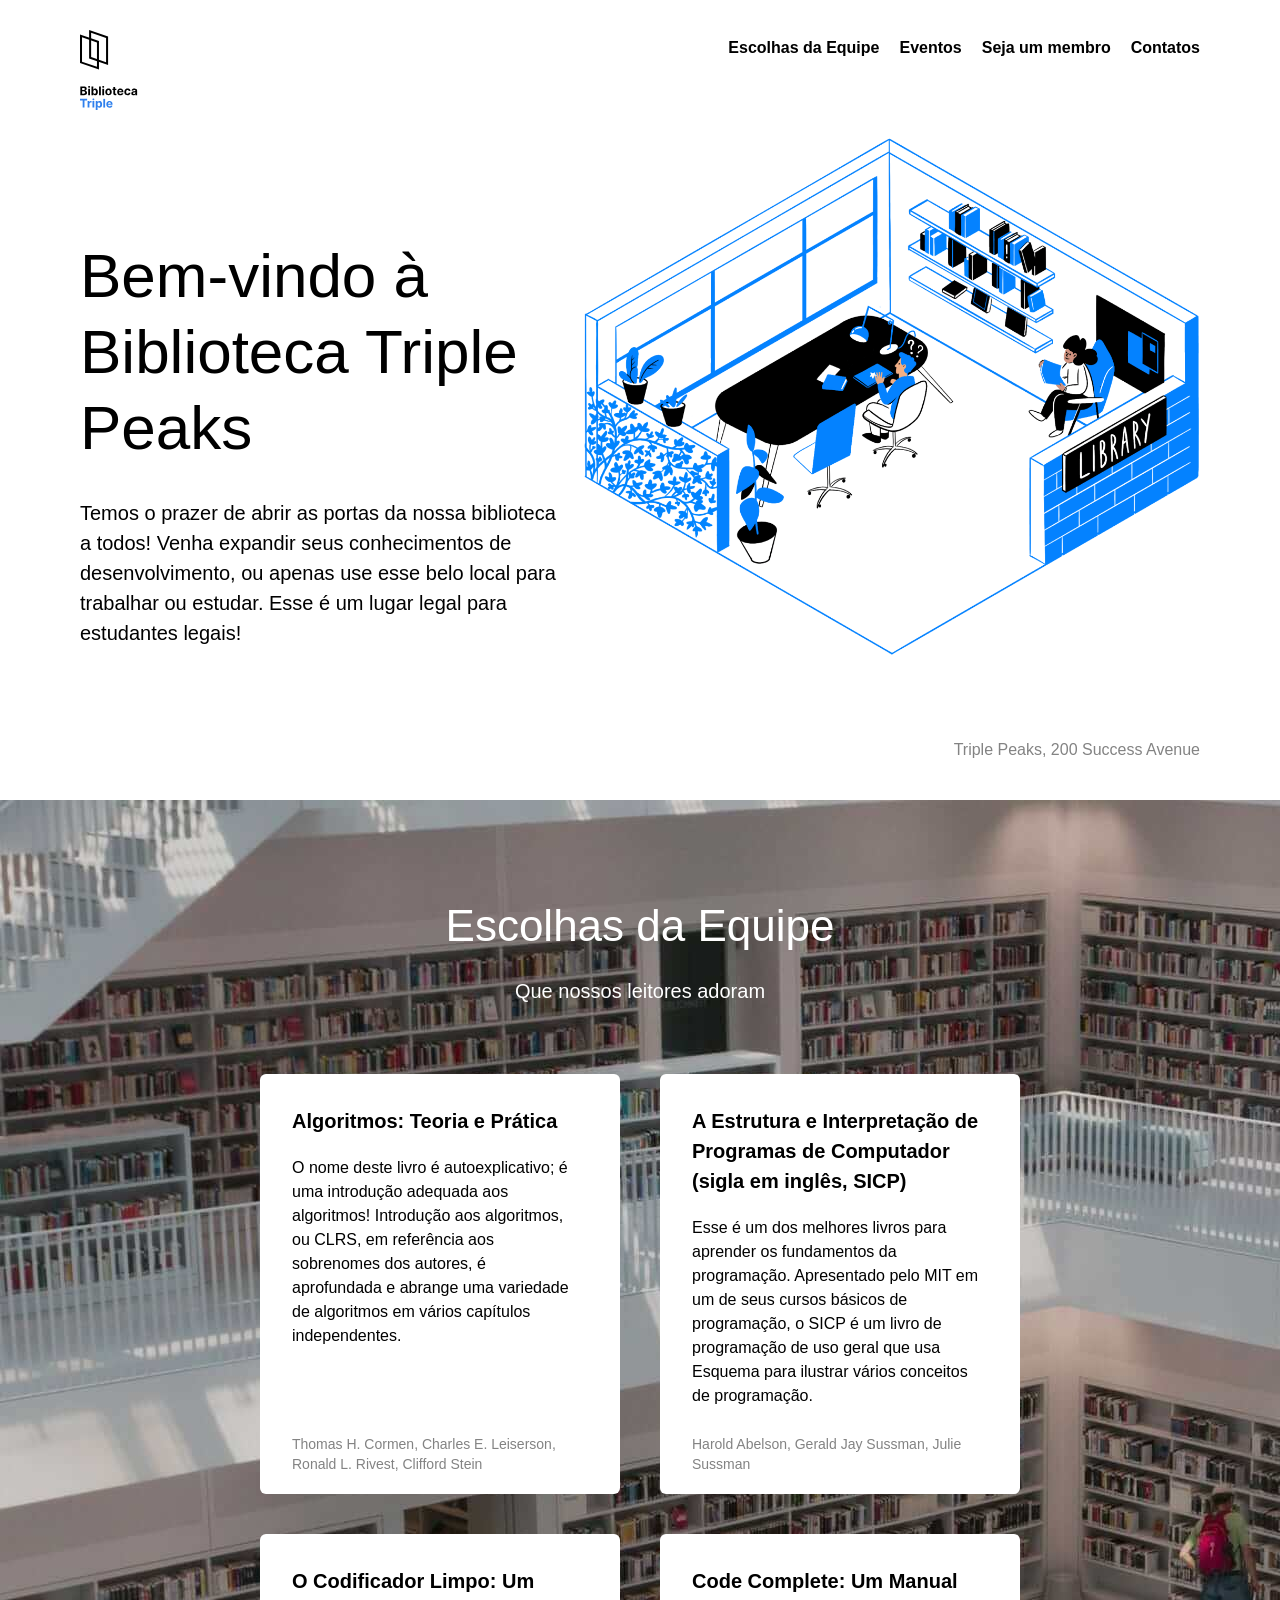
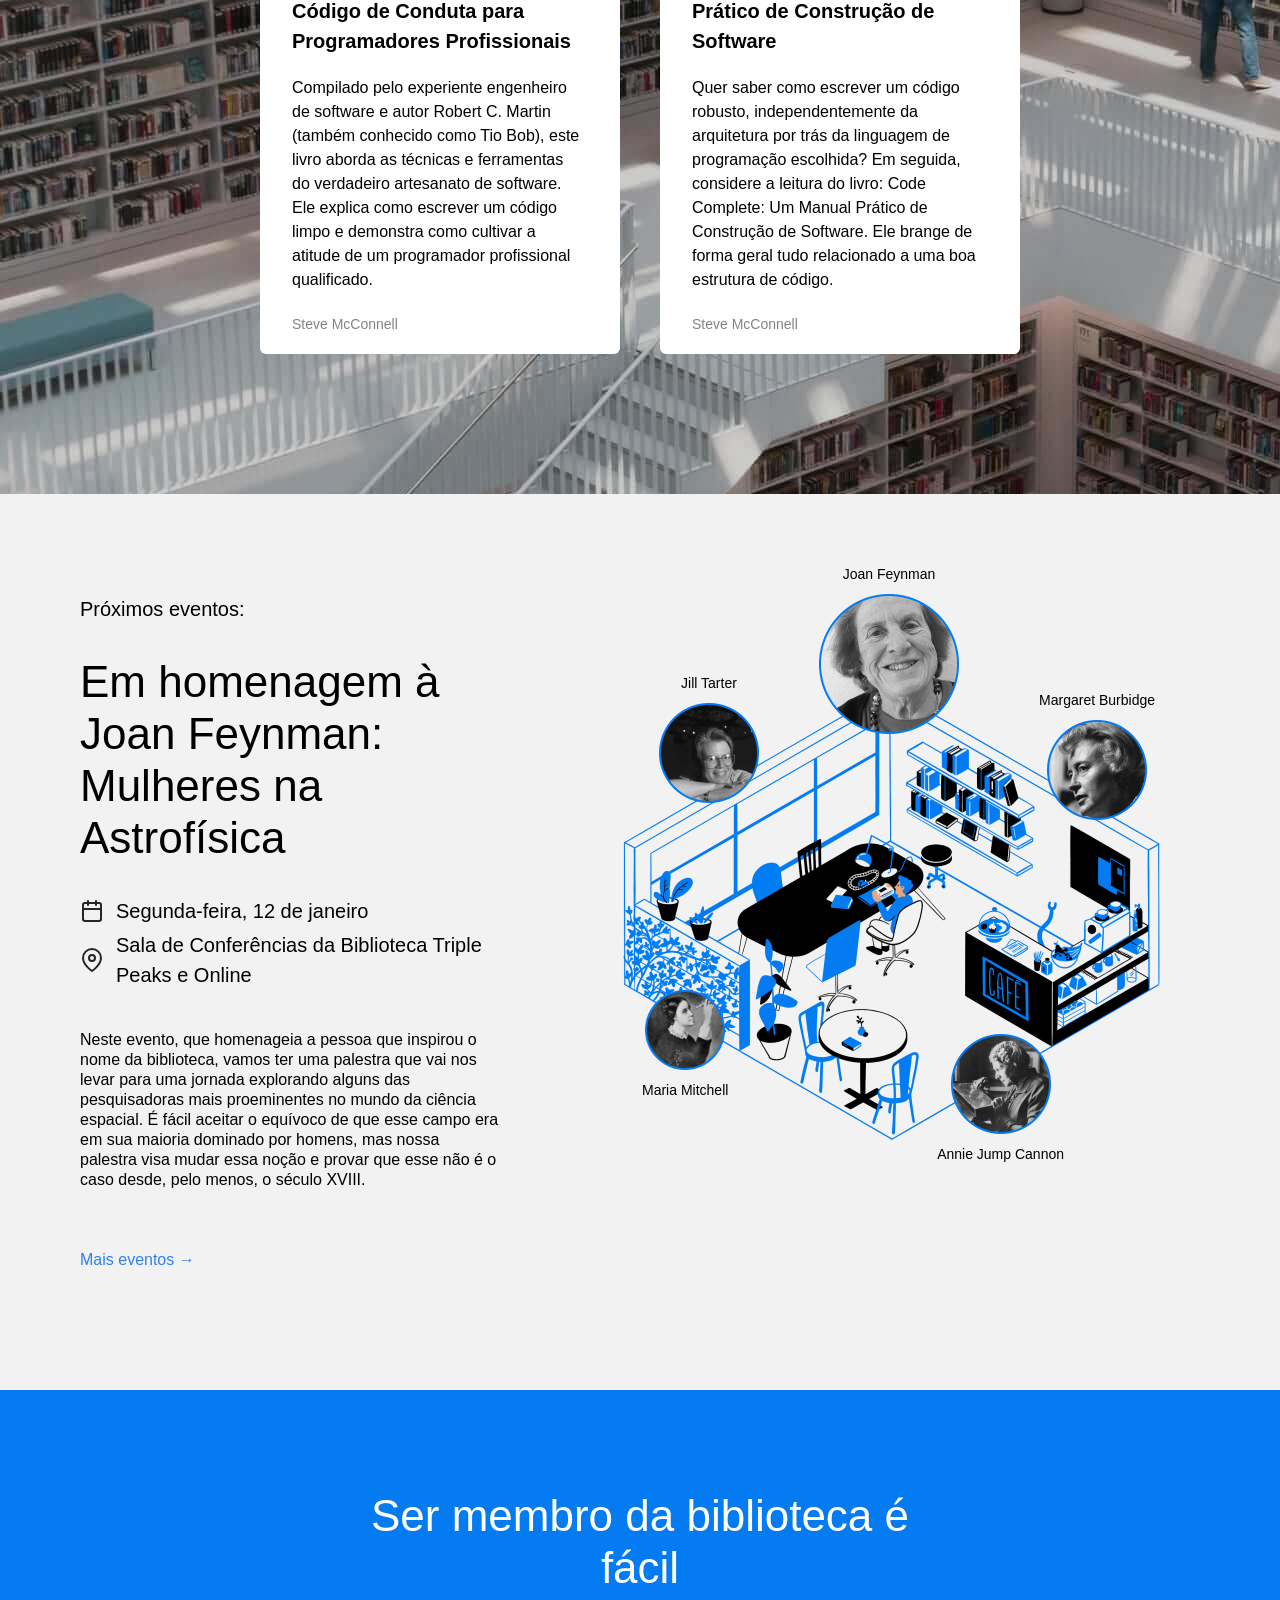
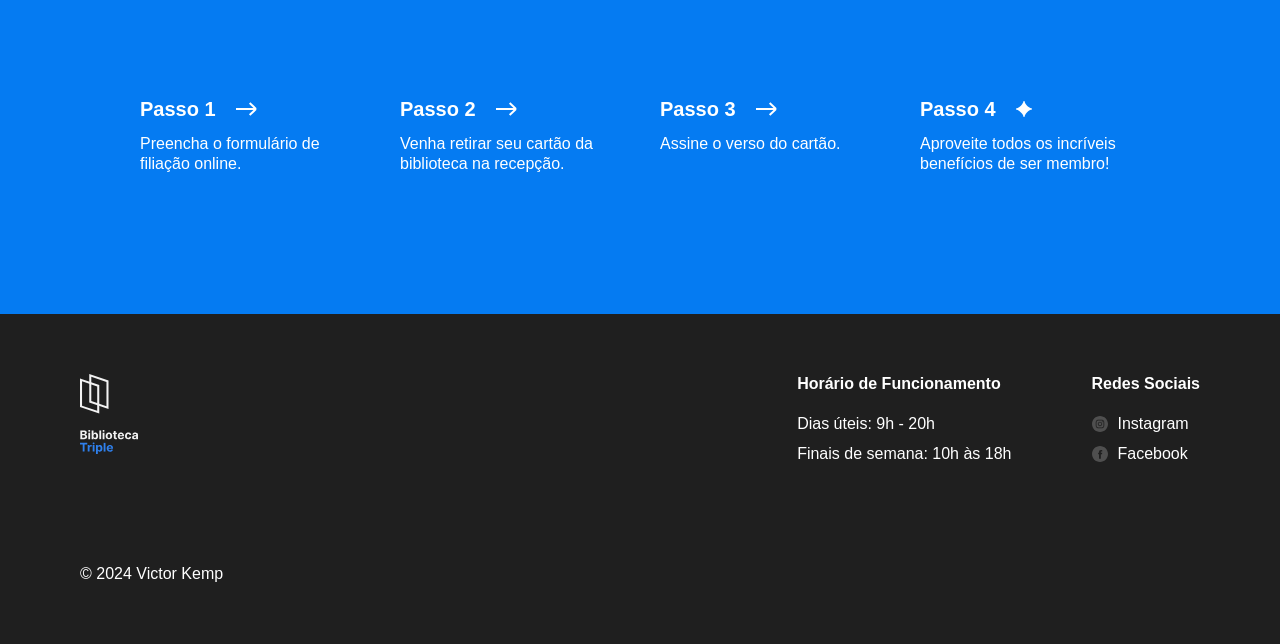
<file: index.html>
<!doctype html>
<html lang="pt">
  <head>
    <meta charset="UTF-8" />
    <meta name="viewport" content="width=device-width, initial-scale=1.0" />
    <title>Biblioteca Triple Peaks</title>
    <link rel="shortcut icon" href="favicon.ico" />
    <link rel="stylesheet" href="./vendor/normalize.css" />
    <link rel="stylesheet" href="./styles/style.css" />
  </head>

  <body>
    <div class="page">
      <header class="header">
        <nav class="nav">
          <img
            src="./images/logo.svg"
            alt="Logotipo da Biblioteca Triple Peaks"
            class="nav__logo"
          />
          <ul class="nav__links">
            <li>
              <a class="nav__link" href="#staff">Escolhas da Equipe</a>
            </li>
            <li>
              <a class="nav__link" href="#events">Eventos</a>
            </li>
            <li>
              <a class="nav__link" href="#membership">Seja um membro</a>
            </li>
            <li>
              <a class="nav__link" href="#footer">Contatos</a>
            </li>
          </ul>
        </nav>
        <div class="header__content">
          <div>
            <h1 class="header__title">Bem-vindo à Biblioteca Triple Peaks</h1>
            <p class="header__description">
              Temos o prazer de abrir as portas da nossa biblioteca a todos!
              Venha expandir seus conhecimentos de desenvolvimento, ou apenas
              use esse belo local para trabalhar ou estudar. Esse é um lugar
              legal para estudantes legais!
            </p>
          </div>
          <img
            src="./images/inside_the_library.png"
            alt="Ilustração 'Dentro da biblioteca'"
            class="header__image"
          />
        </div>
        <div class="header__footer">
          <p class="header__address">Triple Peaks, 200 Success Avenue</p>
        </div>
      </header>

      <main class="content">
        <section class="staff" id="staff">
          <h2 class="staff__title">Escolhas da Equipe</h2>
          <p class="staff__subtitle">Que nossos leitores adoram</p>
          <ul class="staff__cards">
            <li class="card">
              <div class="card__content">
                <h3 class="card__title">Algoritmos: Teoria e Prática</h3>
                <p class="card__text">
                  O nome deste livro é autoexplicativo; é uma introdução
                  adequada aos algoritmos! Introdução aos algoritmos, ou CLRS,
                  em referência aos sobrenomes dos autores, é aprofundada e
                  abrange uma variedade de algoritmos em vários capítulos
                  independentes.
                </p>
              </div>
              <div class="card__footer">
                <p class="card__author">
                  Thomas H. Cormen, Charles E. Leiserson, Ronald L. Rivest,
                  Clifford Stein
                </p>
              </div>
            </li>
            <li class="card">
              <div class="card__content">
                <h3 class="card__title">
                  A Estrutura e Interpretação de Programas de Computador (sigla
                  em inglês, SICP)
                </h3>
                <p class="card__text">
                  Esse é um dos melhores livros para aprender os fundamentos da
                  programação. Apresentado pelo MIT em um de seus cursos básicos
                  de programação, o SICP é um livro de programação de uso geral
                  que usa Esquema para ilustrar vários conceitos de programação.
                </p>
              </div>
              <div class="card__footer">
                <p class="card__author">
                  Harold Abelson, Gerald Jay Sussman, Julie Sussman
                </p>
              </div>
            </li>
            <li class="card">
              <div class="card__content">
                <h3 class="card__title">
                  O Codificador Limpo: Um Código de Conduta para Programadores
                  Profissionais
                </h3>
                <p class="card__text">
                  Compilado pelo experiente engenheiro de software e autor
                  Robert C. Martin (também conhecido como Tio Bob), este livro
                  aborda as técnicas e ferramentas do verdadeiro artesanato de
                  software. Ele explica como escrever um código limpo e
                  demonstra como cultivar a atitude de um programador
                  profissional qualificado.
                </p>
              </div>
              <div class="card__footer">
                <p class="card__author">Steve McConnell</p>
              </div>
            </li>
            <li class="card">
              <div class="card__content">
                <h3 class="card__title">
                  Code Complete: Um Manual Prático de Construção de Software
                </h3>
                <p class="card__text">
                  Quer saber como escrever um código robusto, independentemente
                  da arquitetura por trás da linguagem de programação escolhida?
                  Em seguida, considere a leitura do livro: Code Complete: Um
                  Manual Prático de Construção de Software. Ele brange de forma
                  geral tudo relacionado a uma boa estrutura de código.
                </p>
              </div>
              <div class="card__footer">
                <p class="card__author">Steve McConnell</p>
              </div>
            </li>
          </ul>
        </section>
        <section class="events" id="events">
          <div class="events__content">
            <h2 class="events__heading">Próximos eventos:</h2>
            <h3 class="events__title">
              Em homenagem à Joan Feynman: Mulheres na Astrofísica
            </h3>
            <div class="event-info events__info-section">
              <div class="event-info__item">
                <img
                  src="./images/icon_calendar.svg"
                  alt="Calendar icon"
                  class="event-info__icon"
                />
                <p class="event-info__text">Segunda-feira, 12 de janeiro</p>
              </div>
              <div class="event-info__item">
                <img
                  src="./images/icon_pin.svg"
                  alt="Pin icon"
                  class="event-info__icon"
                />
                <p class="event-info__text">
                  Sala de Conferências da Biblioteca Triple Peaks e Online
                </p>
              </div>
            </div>
            <p class="events__description">
              Neste evento, que homenageia a pessoa que inspirou o nome da
              biblioteca, vamos ter uma palestra que vai nos levar para uma
              jornada explorando alguns das pesquisadoras mais proeminentes no
              mundo da ciência espacial. É fácil aceitar o equívoco de que esse
              campo era em sua maioria dominado por homens, mas nossa palestra
              visa mudar essa noção e provar que esse não é o caso desde, pelo
              menos, o século XVIII.
            </p>
            <a href="#" class="events__more">Mais eventos &rarr;</a>
          </div>
          <div class="events__cover">
            <img
              src="./images/cafe.png"
              alt="Ilustração do café da biblioteca"
              class="events__image"
            />
            <div class="person person_name_feynman">
              <p class="person__caption">Joan Feynman</p>
              <img
                src="./images/person_feynman.png"
                alt="Joan Feynman"
                class="person__image person__image_size_l"
              />
            </div>
            <div class="person person_name_tarter">
              <p class="person__caption">Jill Tarter</p>
              <img
                src="./images/person_tarter.png"
                alt="Jill Tarter"
                class="person__image person__image_size_m"
              />
            </div>
            <div class="person person_name_burbidge">
              <p class="person__caption">Margaret Burbidge</p>
              <img
                src="./images/person_burbidge.png"
                alt="Margaret Burbidge"
                class="person__image person__image_size_m"
              />
            </div>
            <div class="person person_name_mitchell">
              <img
                src="./images/person_mitchell.png"
                alt="Maria Mitchell"
                class="person__image person__image_size_s"
              />
              <p class="person__caption">Maria Mitchell</p>
            </div>
            <div class="person person_name_cannon">
              <img
                src="./images/person_cannon.png"
                alt="Annie Jump Cannon"
                class="person__image person__image_size_m"
              />
              <p class="person__caption">Annie Jump Cannon</p>
            </div>
          </div>
        </section>
        <section class="membership" id="membership">
          <h2 class="membership__title">Ser membro da biblioteca é fácil</h2>
          <ul class="membership__steps">
            <li class="step">
              <h3 class="step__title">
                Passo 1
                <img
                  src="./images/icon_step_forward.svg"
                  alt="icon forward"
                  class="step__icon"
                />
              </h3>
              <p class="step__description">
                Preencha o formulário de filiação online.
              </p>
            </li>
            <li class="step">
              <h3 class="step__title">
                Passo 2
                <img
                  src="./images/icon_step_forward.svg"
                  alt="icon forward"
                  class="step__icon"
                />
              </h3>
              <p class="step__description">
                Venha retirar seu cartão da biblioteca na recepção.
              </p>
            </li>
            <li class="step">
              <h3 class="step__title">
                Passo 3
                <img
                  src="./images/icon_step_forward.svg"
                  alt="icon forward"
                  class="step__icon"
                />
              </h3>
              <p class="step__description">Assine o verso do cartão.</p>
            </li>
            <li class="step">
              <h3 class="step__title">
                Passo 4
                <img
                  src="./images/icon_step_finish.svg"
                  alt="icon finish"
                  class="step__icon"
                />
              </h3>
              <p class="step__description">
                Aproveite todos os incríveis benefícios de ser membro!
              </p>
            </li>
          </ul>
        </section>
      </main>
      <footer class="footer" id="footer">
        <div class="footer__columns">
          <div class="footer__column">
            <img
              src="./images/logo_white.svg"
              alt="Logotipo da Biblioteca Triple Peaks"
              class="footer__logo"
            />
          </div>
          <div class="footer__column footer__column_content_hours">
            <h3 class="footer__column-heading">Horário de Funcionamento</h3>
            <ul class="footer__list">
              <li class="footer__list-item">Dias úteis: 9h - 20h</li>
              <li class="footer__list-item">Finais de semana: 10h às 18h</li>
            </ul>
          </div>
          <div class="footer__column footer__column_content_social">
            <h3 class="footer__column-heading">Redes Sociais</h3>
            <ul class="footer__list">
              <li class="footer__list-item">
                <a href="#" class="footer__column-link">
                  <img
                    src="./images/instagram_white.svg"
                    alt="Ícone do Instagram"
                    class="footer__social-icon"
                  />
                  Instagram
                </a>
              </li>
              <li class="footer__list-item">
                <a href="#" class="footer__column-link">
                  <img
                    src="./images/facebook_white.svg"
                    alt="Ícone do Facebook"
                    class="footer__social-icon"
                  />
                  Facebook
                </a>
              </li>
            </ul>
          </div>
        </div>
        <p class="footer__copyright">© 2024 Victor Kemp</p>
      </footer>
    </div>
  </body>
</html>
</file>
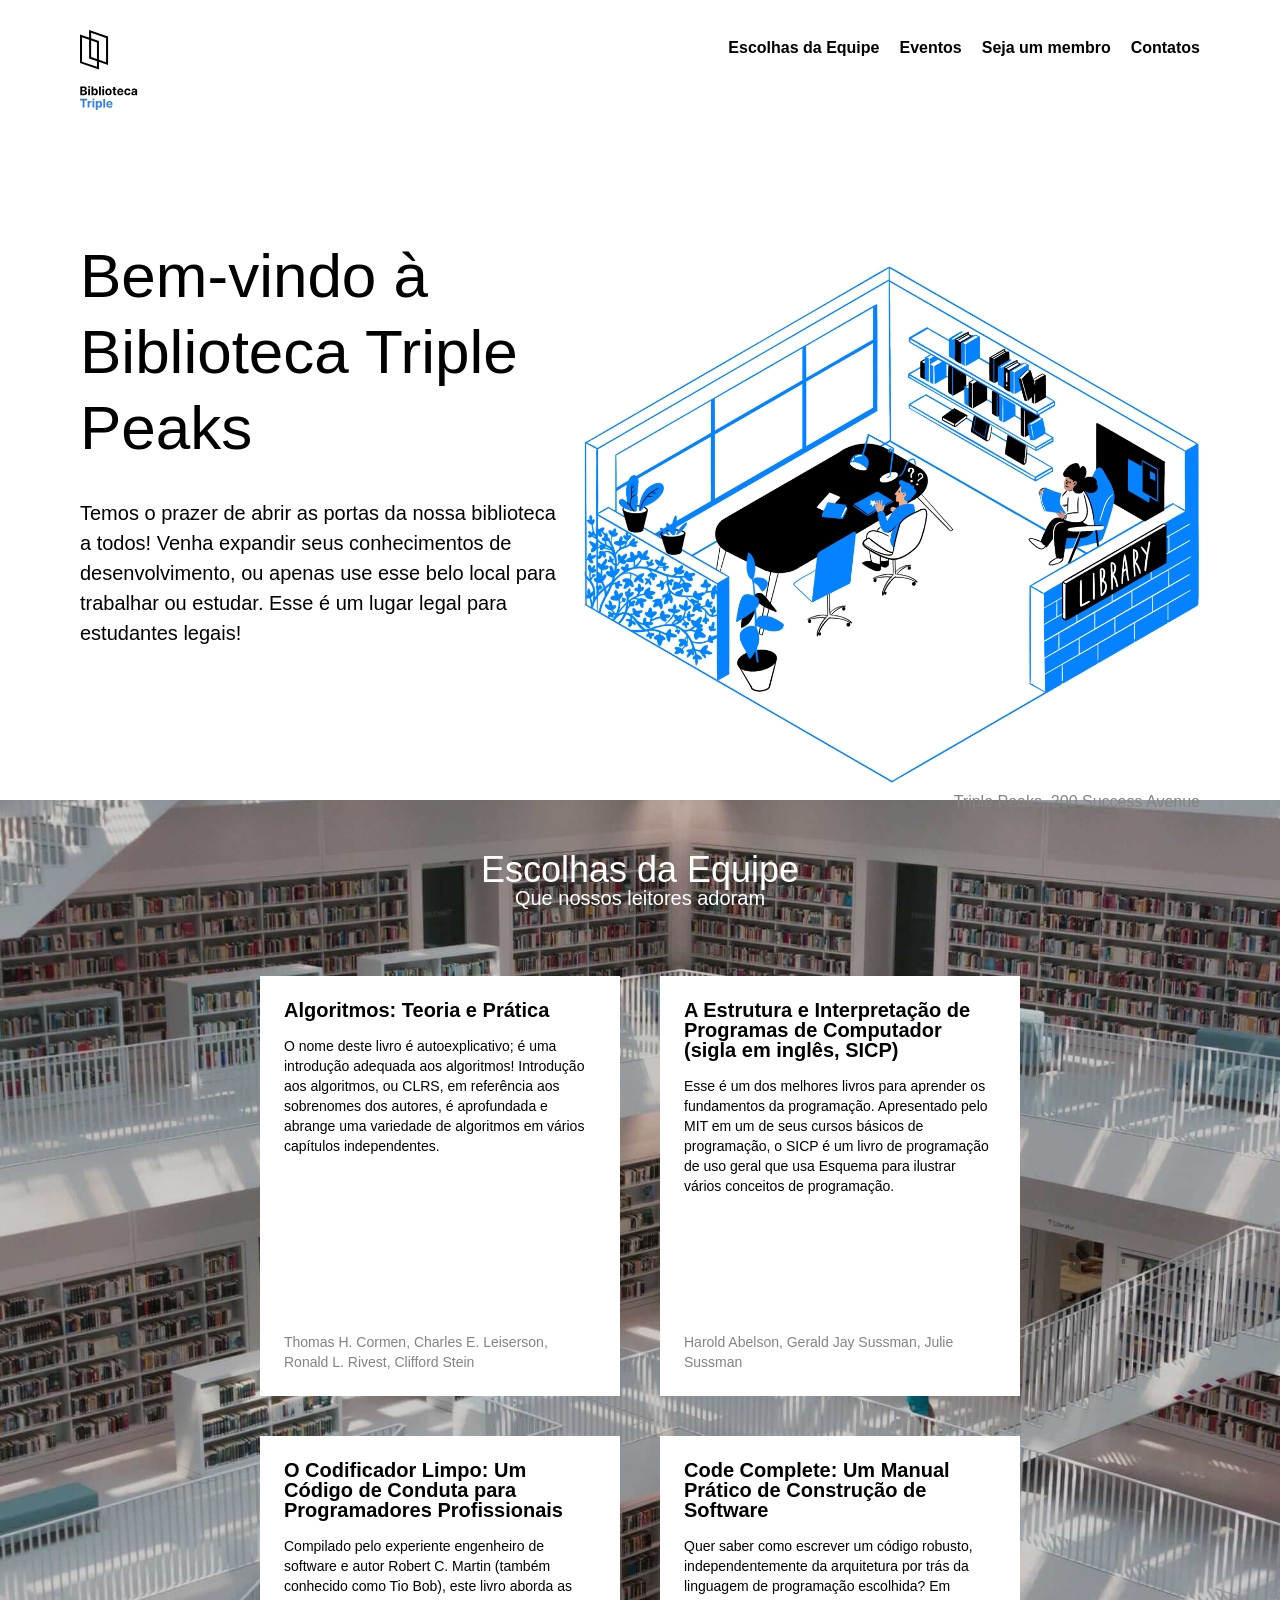
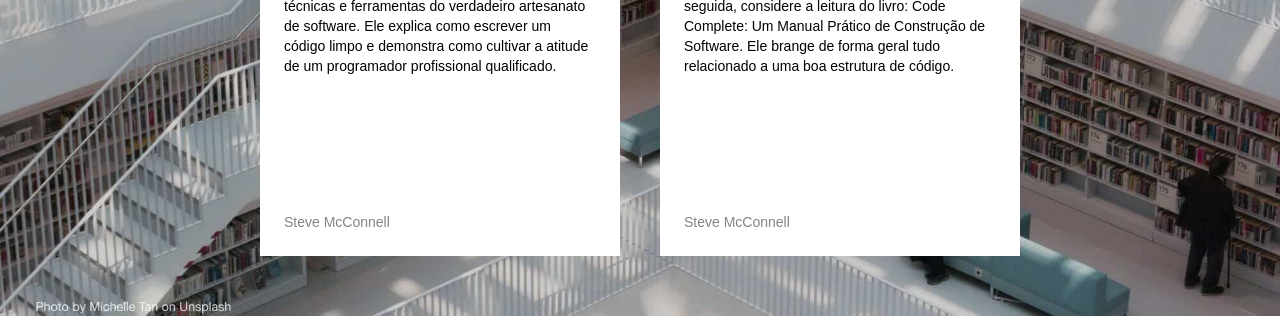
<file: web_project_library_pt_v4/index.html>
<!doctype html>
<html lang="pt">
  <head>
    <meta charset="UTF-8" />
    <meta name="viewport" content="width=device-width, initial-scale=1.0" />
    <title>Biblioteca Triple Peaks</title>
    <link rel="shortcut icon" href="favicon.ico" />
    <link rel="stylesheet" href="./vendor/normalize.css" />
    <link rel="stylesheet" href="./styles/style.css" />
  </head>

  <body>
    <div class="page">
      <header class="header">
        <nav class="nav">
          <img
            src="./images/logo.svg"
            alt="Logotipo da Biblioteca Triple Peaks"
            class="nav__logo"
          />
          <ul class="nav__links">
            <li>
              <a class="nav__link" href="#staff">Escolhas da Equipe</a>
            </li>
            <li>
              <a class="nav__link" href="#">Eventos</a>
            </li>
            <li>
              <a class="nav__link" href="#">Seja um membro</a>
            </li>
            <li>
              <a class="nav__link" href="#">Contatos</a>
            </li>
          </ul>
        </nav>
        <div class="header__content">
          <div>
            <h1 class="header__title">Bem-vindo à Biblioteca Triple Peaks</h1>
            <p class="header__description">
              Temos o prazer de abrir as portas da nossa biblioteca a todos!
              Venha expandir seus conhecimentos de desenvolvimento, ou apenas
              use esse belo local para trabalhar ou estudar. Esse é um lugar
              legal para estudantes legais!
            </p>
          </div>
          <img
            src="./images/inside_the_library.png"
            alt="Ilustração 'Dentro da biblioteca'"
            class="header__image"
          />
        </div>
        <div class="header__footer">
          <p class="header__address">Triple Peaks, 200 Success Avenue</p>
        </div>
      </header>

      <main class="content">
        <section class="staff" id="staff">
          <h2 class="staff__title">Escolhas da Equipe</h2>
          <p class="staff__subtitle">Que nossos leitores adoram</p>
          <ul class="staff__cards">
            <li class="card">
              <div class="card__content">
                <h3 class="card__title">Algoritmos: Teoria e Prática</h3>
                <p class="card__text">
                  O nome deste livro é autoexplicativo; é uma introdução
                  adequada aos algoritmos! Introdução aos algoritmos, ou CLRS,
                  em referência aos sobrenomes dos autores, é aprofundada e
                  abrange uma variedade de algoritmos em vários capítulos
                  independentes.
                </p>
              </div>
              <div class="card__footer">
                <p class="card__author">
                  Thomas H. Cormen, Charles E. Leiserson, Ronald L. Rivest,
                  Clifford Stein
                </p>
              </div>
            </li>
            <li class="card">
              <div class="card__content">
                <h3 class="card__title">
                  A Estrutura e Interpretação de Programas de Computador (sigla
                  em inglês, SICP)
                </h3>
                <p class="card__text">
                  Esse é um dos melhores livros para aprender os fundamentos da
                  programação. Apresentado pelo MIT em um de seus cursos básicos
                  de programação, o SICP é um livro de programação de uso geral
                  que usa Esquema para ilustrar vários conceitos de programação.
                </p>
              </div>
              <div class="card__footer">
                <p class="card__author">
                  Harold Abelson, Gerald Jay Sussman, Julie Sussman
                </p>
              </div>
            </li>
            <li class="card">
              <div class="card__content">
                <h3 class="card__title">
                  O Codificador Limpo: Um Código de Conduta para Programadores
                  Profissionais
                </h3>
                <p class="card__text">
                  Compilado pelo experiente engenheiro de software e autor
                  Robert C. Martin (também conhecido como Tio Bob), este livro
                  aborda as técnicas e ferramentas do verdadeiro artesanato de
                  software. Ele explica como escrever um código limpo e
                  demonstra como cultivar a atitude de um programador
                  profissional qualificado.
                </p>
              </div>
              <div class="card__footer">
                <p class="card__author">Steve McConnell</p>
              </div>
            </li>
            <li class="card">
              <div class="card__content">
                <h3 class="card__title">
                  Code Complete: Um Manual Prático de Construção de Software
                </h3>
                <p class="card__text">
                  Quer saber como escrever um código robusto,
                  independentemente da arquitetura por trás da linguagem de
                  programação escolhida? Em seguida, considere a leitura do
                  livro: Code Complete: Um Manual Prático de Construção de
                  Software. Ele brange de forma geral tudo relacionado a uma
                  boa estrutura de código.
                </p>
              </div>
              <div class="card__footer">
                <p class="card__author">Steve McConnell</p>
              </div>
            </li>
          </ul>
        </section>
      </main>
    </div>
  </body>
</html>
</file>
<file: styles/style.css>
.page {
  min-width: 1100px;
  max-width: 1600px;
  margin: 0 auto;
  background-color: #ffffff;
  font-family: Arial, sans-serif;
  font-size: 16px;
  line-height: 20px;
}

/* ===== HEADER ===== */

.header {
  display: flex;
  flex-direction: column;
  height: 100vh;
  min-height: 720px;
  max-height: 800px;
  padding: 30px 80px 40px;
  position: relative;
  box-sizing: border-box;
}

.nav {
  display: flex;
  justify-content: space-between;
}

.nav__logo {
  max-width: 186px;
}

.nav__links {
  display: flex;
  column-gap: 20px;
  list-style-type: none;
  padding-left: 0;
  margin: 8px 0 0;
}

.nav__link {
  color: #000000;
  text-decoration: none;
  font-weight: bold;
}

.header__content {
  display: flex;
  justify-content: space-between;
  align-items: flex-start;
}

.header__title {
  max-width: 635px;
  font-size: 62px;
  line-height: 76px;
  font-weight: 500;
  margin: 128px 0 32px;
}

.header__description {
  max-width: 515px;
  font-size: 20px;
  line-height: 30px;
  margin: 0;
}

.header__image {
  max-width: 636px;
}

.header__footer {
  margin-top: auto;
  width: 100%;
  display: flex;
  align-items: center;
  justify-content: flex-end;
  box-sizing: border-box;
}

.header__link {
  color: #2f80ed;
  text-decoration: none;
}

.header__address {
  margin: 0;
  color: #838383;
}

/* ===== STAFF ===== */

.staff {
  background-image: url("../images/staff_picks_background.jpg");
  padding: 100px 0 140px;
}

.staff__title {
  text-align: center;
  font-size: 44px;
  line-height: 52px;
  font-weight: 400;
  margin: 0 0 24px;
  color: #ffffff;
}

.staff__subtitle {
  text-align: center;
  font-size: 20px;
  line-height: 30px;
  font-weight: 400;
  margin: 0;
  color: #ffffff;
}

.staff__cards {
  max-width: 760px;
  margin: 68px auto 0;
  padding-left: 0;
  list-style-type: none;
  display: flex;
  flex-wrap: wrap;
  justify-content: center;
  gap: 40px;
}

/* ===== CARD ===== */

.card {
  width: 360px;
  height: 420px;
  background-color: #fff;
  border-radius: 6px;
  padding: 32px 40px 20px 32px;
  box-sizing: border-box;
  display: flex;
  flex-direction: column;
}

.card__content {
  width: 100%;
  height: 100%;
  display: flex;
  flex-direction: column;
}

.card__title {
  font-size: 20px;
  line-height: 30px;
  font-weight: 700;
  margin: 0;
}

.card__text {
  margin: 20px 0 0;
  font-size: 16px;
  line-height: 24px;
}

.card__footer {
  margin: 0;
  font-size: 14px;
  line-height: 20px;
  color: #838383;
}

.card__author {
  font-size: 14px;
  color: #838383;
  margin: 0;
}

/* ===== EVENTS ===== */

.events {
  padding: 100px 0 120px 80px;
  display: flex;
  align-items: start;
  justify-content: space-between;
  box-sizing: border-box;
  background-color: #f2f2f2;
}

.events__content {
  flex-basis: 580px;
}

.events__heading {
  font-size: 20px;
  font-weight: 500;
  line-height: 30px;
  margin: 0;
}

.events__title {
  font-size: 44px;
  font-weight: 500;
  line-height: 52px;
  margin: 32px 0 0;
}

.events__info-section {
  margin-top: 32px;
}

.event-info__item {
  display: flex;
  align-items: center;
  margin-bottom: 4px;
  font-weight: 500;
}

.event-info__icon {
  background-repeat: no-repeat;
  background-position: center;
  margin-right: 12px;
  width: 24px;
  height: 24px;
}

.event-info__text {
  font-size: 20px;
  font-weight: 500;
  line-height: 30px;
  margin: 0;
}

.events__description {
  margin: 40px 0 60px;
}

.events__more {
  color: #2f80ed;
  text-decoration: none;
}

.events__cover {
  flex-grow: 1;
  flex-shrink: 0;
  flex-basis: 780px;
  max-width: 780px;
  position: relative;
}

.events__image {
  max-width: 100%;
}

.person {
  position: absolute;
  display: flex;
  align-items: center;
  flex-direction: column;
  gap: 10px;
}

.person_name_feynman {
  top: -30px;
  left: 319px;
}

.person_name_burbidge {
  top: 96px;
  right: 125px;
}

.person_name_cannon {
  bottom: 18px;
  right: 216px;
}

.person_name_mitchell {
  bottom: 82px;
  left: 142px;
}

.person_name_tarter {
  top: 79px;
  left: 159px;
}

.person__image {
  max-width: 100%;
}

.person__image_size_l {
  width: 140px;
}

.person__image_size_m {
  width: 100px;
}

.person__image_size_s {
  width: 80px;
}

.person__caption {
  text-align: center;
  font-size: 14px;
  margin: 0;
}

/* ===== MEMBERSHIP ===== */

.membership {
  padding: 100px 0 140px;
  background-color: #057bf2;
  color: #ffffff;
}

.membership__title {
  max-width: 574px;
  margin: 0 auto;
  text-align: center;
  font-size: 44px;
  font-weight: 500;
  line-height: 52px;
}

.membership__steps {
  list-style-type: none;
  padding: 0;
  margin: 100px 0 0;
  display: flex;
  justify-content: center;
  gap: 40px;
}

.step {
  flex-basis: 220px;
}

.step__title {
  margin: 0;
  font-size: 20px;
  line-height: 30px;
  font-weight: 700;
  display: flex;
  align-items: center;
}

.step__icon {
  margin-left: 20px;
}

.step__description {
  margin: 10px 0 0;
}

/* ===== FOOTER ===== */

.footer {
  box-sizing: border-box;
  background-color: #1f1f1f;
  color: #ffffff;
  padding: 60px 80px;
  font-size: 16px;
  line-height: 20px;
}

.footer__columns {
  display: flex;
  margin-bottom: 100px;
}

.footer__column_content_hours {
  margin-left: auto;
  margin-right: 80px;
}

.footer__column_content_social {
}

.footer__logo {
  width: 58px;
  height: 80px;
}

.footer__column-heading {
  font-size: 16px;
  line-height: 20px;
  font-weight: bold;
  margin: 0 0 20px;
}

.footer__list {
  list-style-type: none;
  padding: 0;
  margin: 0;
}

.footer__list-item {
  margin-bottom: 10px;
}

.footer__list-item:last-child {
  margin-bottom: 0;
}

.footer__column-link {
  color: white;
  text-decoration: none;
  display: flex;
  align-items: center;
  gap: 10px;
}

.footer__social-icon {
  width: 16px;
  height: 16px;
}

.footer__copyright {
  margin: 0;
}
</file>
<file: web_project_library_pt_v4/styles/style.css>
.page {
  min-width: 1100px;
  max-width: 1600px;
  margin: 0 auto;
  background-color: #ffffff;
  font-family: Arial, sans-serif;
  font-size: 16px;
  line-height: 20px;
}

/* ===== HEADER ===== */

.header {
  display: flex;
  flex-direction: column;
  height: 100vh;
  min-height: 720px;
  max-height: 800px;
  padding: 30px 80px 40px;
  position: relative;
  box-sizing: border-box;
}

.nav {
  display: flex;
  justify-content: space-between;
}

.nav__links {
  display: flex;
  column-gap: 20px;
  list-style-type: none;
  padding-left: 0;
  margin: 8px 0 0;
}

.nav__link {
  color: #000000;
  text-decoration: none;
  font-weight: bold;
}

.header__content {
  display: flex;
  justify-content: space-between;
  margin-top: 128px;
  align-items: flex-start;
}

.header__title {
  max-width: 635px;
  font-size: 62px;
  line-height: 76px;
  font-weight: 500;
  margin: 0 0 32px;
}

.header__description {
  max-width: 515px;
  font-size: 20px;
  line-height: 30px;
  margin: 0;
}

.header__image {
  max-width: 636px;
}

.header__footer {
  margin-top: auto;
  width: 100%;
  display: flex;
  align-items: center;
  justify-content: flex-end;
  box-sizing: border-box;
}

.header__link {
  color: #2f80ed;
  text-decoration: none;
}

.header__address {
  margin: 0;
  color: #838383;
}

/* ===== STAFF ===== */

.staff {
  padding: 60px 80px;
  background-image: url(../images/staff_picks_background.jpg);
  background-position: center;
  background-repeat: no-repeat;
  background-size: cover;
}

.staff__title {
  color: #ffffff;
  font-size: 36px;
  font-weight: 500;
  text-align: center;
  margin: 0 0 8px;
}

.staff__subtitle {
  color: #ffffff;
  font-size: 20px;
  text-align: center;
  margin: 0 0 68px;
}

.staff__cards {
  max-width: 760px;
  margin: 0 auto;
  padding-left: 0;
  list-style-type: none;
  display: flex;
  flex-wrap: wrap;
  justify-content: center;
  gap: 40px;
}

/* ===== CARD ===== */

.card {
  width: 360px;
  height: 420px;
  background-color: #ffffff;
  padding: 24px;
  box-sizing: border-box;
  display: flex;
  flex-direction: column;
}

.card__title {
  font-size: 20px;
  font-weight: bold;
  margin: 0 0 16px;
}

.card__text {
  font-size: 14px;
  line-height: 20px;
  margin: 0;
}

.card__footer {
  margin-top: auto;
}

.card__author {
  font-size: 14px;
  color: #838383;
  margin: 0;
}
</file>
